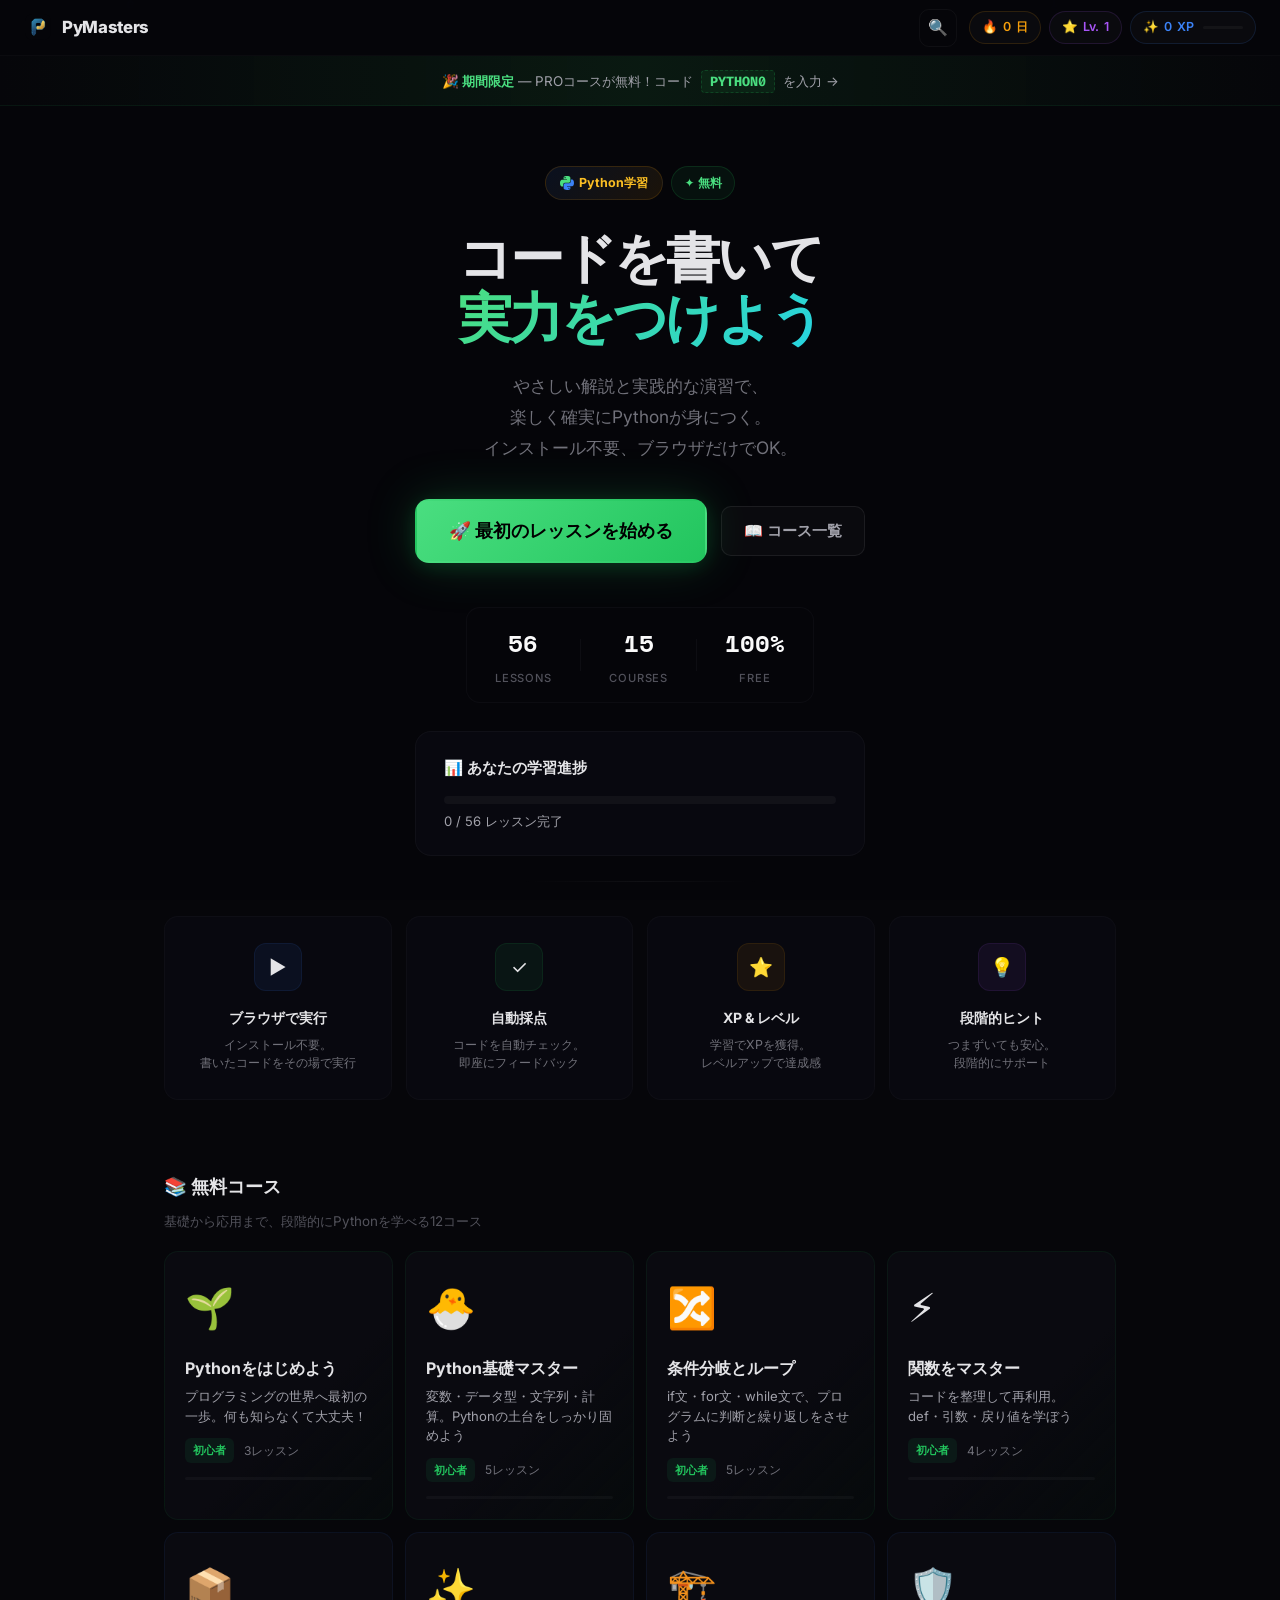
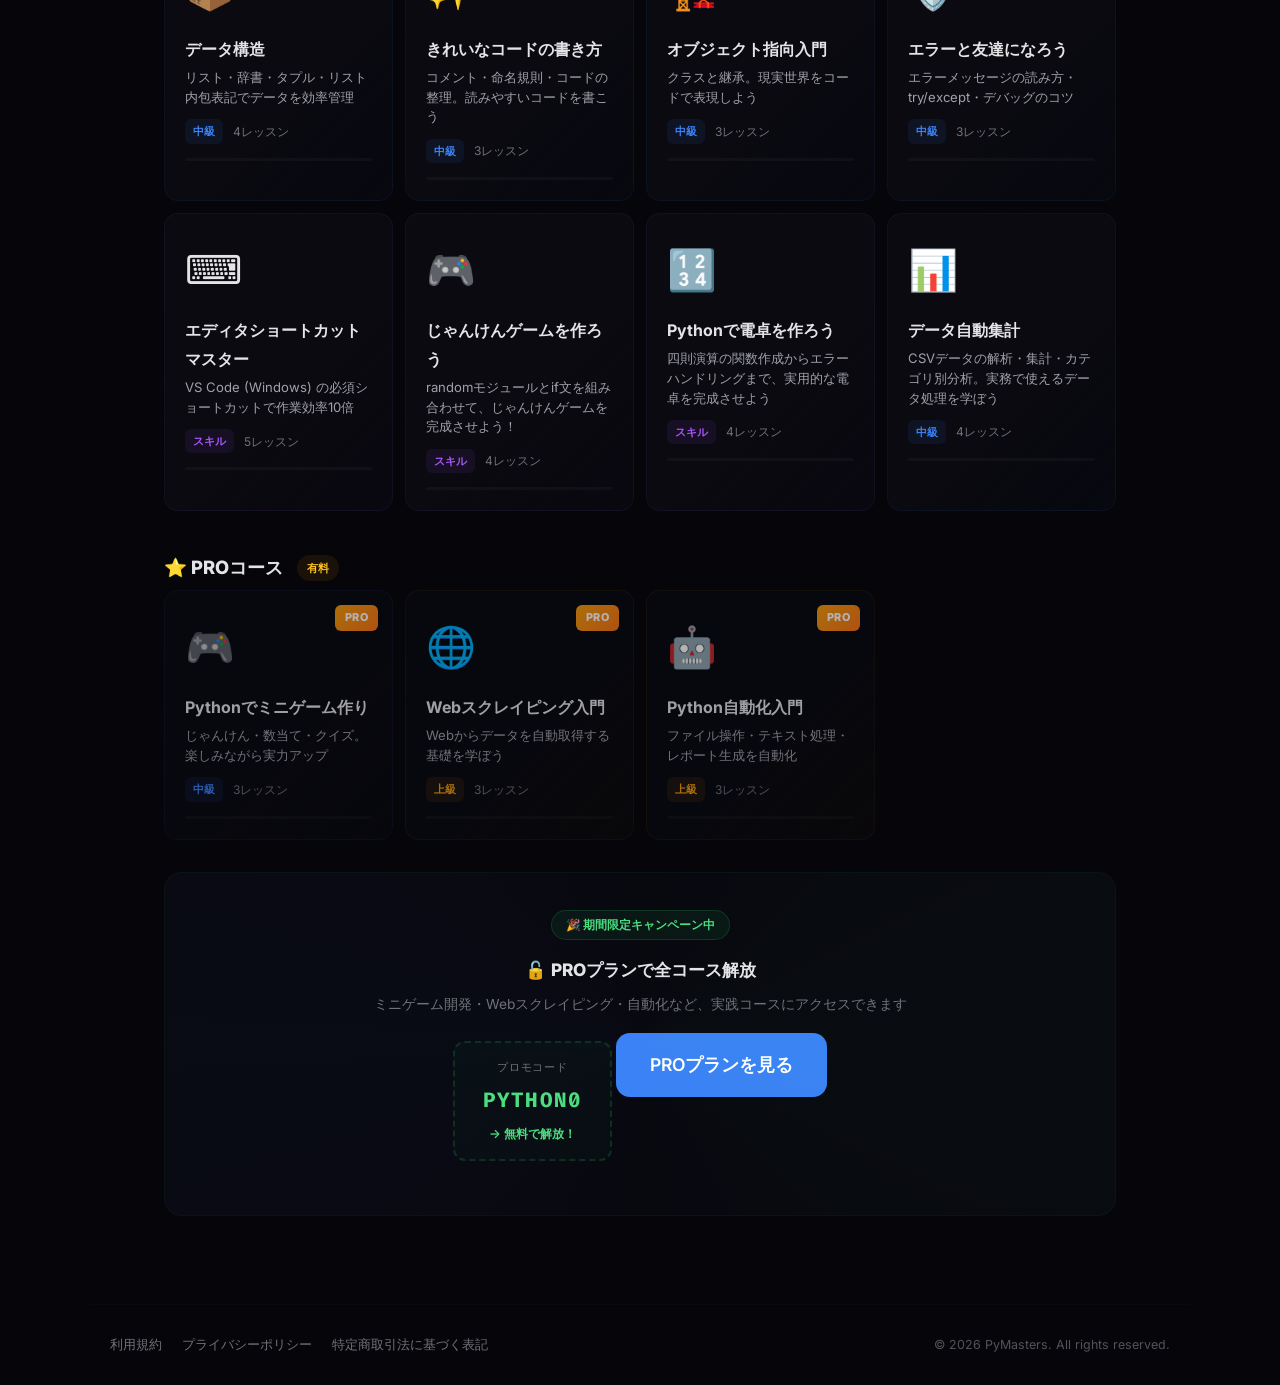
<file: index.html>
﻿<!DOCTYPE html>
<html lang="ja">
<head>
<meta charset="UTF-8">
<link rel="icon" type="image/x-icon" href="favicon.ico">
<link rel="icon" type="image/png" sizes="32x32" href="favicon-32x32.png">
<link rel="icon" type="image/png" sizes="16x16" href="favicon-16x16.png">
<link rel="apple-touch-icon" sizes="180x180" href="apple-touch-icon.png">
<link rel="manifest" href="manifest.json">
<meta name="theme-color" content="#06060a">
<meta name="apple-mobile-web-app-capable" content="yes">
<meta name="apple-mobile-web-app-status-bar-style" content="black-translucent">
<meta name="apple-mobile-web-app-title" content="PyMasters">
<meta name="viewport" content="width=device-width, initial-scale=1.0">
<title>PyMasters - Python学習プラットフォーム | 無料でPythonをマスター</title>
<meta name="description" content="ブラウザだけでPythonを学べる無料プログラミング学習サイト。コード実行・自動採点・XPシステム搭載。初心者から上級者まで。">
<meta name="keywords" content="Python,プログラミング,学習,無料,初心者,コーディング,プログラミング教育">
<meta property="og:title" content="PyMasters - Python学習プラットフォーム">
<meta property="og:description" content="ブラウザだけでPythonを学べる無料プログラミング学習サイト">
<meta property="og:type" content="website">
<meta property="og:image" content="https://pymasters.dev/ogp.png">
<meta property="og:image:width" content="1200">
<meta property="og:image:height" content="630">
<meta name="twitter:card" content="summary_large_image">
<meta name="twitter:title" content="PyMasters - Python学習プラットフォーム">
<meta name="twitter:description" content="ブラウザだけでPythonを学べる無料プログラミング学習サイト">
<meta name="twitter:image" content="https://pymasters.dev/ogp.png">
<!-- Google tag (gtag.js) -->
<script async src="https://www.googletagmanager.com/gtag/js?id=G-TF5LHTEM7G"></script>
<script>
  window.dataLayer = window.dataLayer || [];
  function gtag(){dataLayer.push(arguments);}
  gtag('js', new Date());
  gtag('config', 'G-TF5LHTEM7G');
</script>
<!-- Google AdSense: 自分のIDに置き換えてください -->
<!-- <script async src="https://pagead2.googlesyndication.com/pagead/js/adsbygoogle.js?client=ca-pub-XXXXXXXXXXXXXXXX" crossorigin="anonymous"></script> -->
<!-- Pyodide: lazy loaded when entering lesson page -->
<!-- Google Fonts: Fira Code for editor -->
<link rel="preconnect" href="https://fonts.googleapis.com">
<link rel="preconnect" href="https://fonts.gstatic.com" crossorigin>
<link href="https://fonts.googleapis.com/css2?family=Fira+Code:wght@400;600&family=Inter:wght@400;500;600;700;800;900&family=Space+Mono:wght@400;700&display=swap" rel="stylesheet">
<link rel="stylesheet" href="style.css">
</head>
<body>

<!-- Matrix Code Rain Background -->
<canvas id="matrixCanvas"></canvas>

<!-- Pyodide Loading (shown in editor area, not full page) -->

<!-- ===== HEADER ===== -->
<header class="hdr">
  <div class="logo" onclick="nav('home')">
    <img class="logo-icon" src="icon-192x192.png" alt="PyMasters">
    <h1>PyMasters</h1>
  </div>
  <div class="hdr-right">
    <button class="search-btn" onclick="openSearch()" title="用語検索">🔍</button>
    <div class="hdr-stats">
      <div class="badge st-c"><span>🔥</span><span id="stN">0</span>日</div>
      <div class="badge lv-c"><span>⭐</span>Lv.<span id="lvN">1</span></div>
      <div class="badge xp-c"><span>✨</span><span id="xpN">0</span>XP
        <div class="xpbar-m"><div class="xpbar-f" id="xpF" style="width:0%"></div></div>
      </div>
    </div>
  </div>
</header>

<!-- ===== PROMO STRIP ===== -->
<div class="promo-strip" id="promoStrip">
  <span class="promo-strip-text">
    <strong>🎉 期間限定</strong> — PROコースが無料！コード <span class="promo-code-inline">PYTHON0</span> を入力 →
  </span>
</div>

<!-- ===== SEARCH MODAL (用語検索) ===== -->
<div class="modal-overlay" id="searchModal">
  <div class="search-modal">
    <div class="search-modal-header">
      <input type="text" id="searchInput" placeholder="用語を検索... 例: 変数、リスト、for文" oninput="doSearch(this.value)" autocomplete="off">
      <button class="close-btn" onclick="closeSearch()">✕</button>
    </div>
    <div class="search-results" id="searchResults">
      <div class="search-placeholder">🔍 プログラミング用語を検索してみよう</div>
    </div>
  </div>
</div>

<!-- ===== GLOSSARY POPUP (用語ポップアップ) ===== -->
<div class="glossary-popup" id="glossaryPopup">
  <div class="glossary-popup-header">
    <span class="glossary-popup-title" id="gpTitle"></span>
    <button class="close-btn-sm" onclick="closeGlossary()">✕</button>
  </div>
  <div class="glossary-popup-short" id="gpShort"></div>
  <div class="glossary-popup-detail" id="gpDetail"></div>
  <div class="glossary-popup-example" id="gpExample" style="display:none">
    <div class="gp-ex-label">コード例:</div>
    <pre class="gp-ex-code" id="gpExCode"></pre>
  </div>
  <div class="glossary-popup-related" id="gpRelated"></div>
</div>

<!-- ===== HOME PAGE ===== -->
<div class="pg on" id="pg-home">
  <div class="hero">
    <!-- Floating code fragments -->
    <div class="float-code fc-1">def fibonacci(n):</div>
    <div class="float-code fc-2">for i in range(10):</div>
    <div class="float-code fc-3">print("Hello, World!")</div>
    <div class="float-code fc-4">if __name__ == "__main__":</div>
    <div class="float-code fc-5">import numpy as np</div>

    <div class="hero-content">
      <div class="hero-tag">
        <span class="hero-tag-python">
          <svg viewBox="0 0 256 255" width="14" height="14" xmlns="http://www.w3.org/2000/svg" preserveAspectRatio="xMidYMid"><path d="M126.916.072c-64.832 0-60.784 28.115-60.784 28.115l.072 29.128h61.868v8.745H41.631S.145 61.355.145 126.77c0 65.417 36.21 63.097 36.21 63.097h21.61v-30.356s-1.165-36.21 35.632-36.21h61.362s34.475.557 34.475-33.319V33.97S194.67.072 126.916.072zM92.802 19.66a11.12 11.12 0 0 1 11.13 11.13 11.12 11.12 0 0 1-11.13 11.13 11.12 11.12 0 0 1-11.13-11.13 11.12 11.12 0 0 1 11.13-11.13z" fill="#4ade80"/><path d="M128.757 254.126c64.832 0 60.784-28.115 60.784-28.115l-.072-29.127H127.6v-8.745h86.441s41.486 4.705 41.486-60.712c0-65.416-36.21-63.096-36.21-63.096h-21.61v30.355s1.165 36.21-35.632 36.21h-61.362s-34.475-.557-34.475 33.32v56.013s-5.235 33.897 62.518 33.897zm34.114-19.586a11.12 11.12 0 0 1-11.13-11.13 11.12 11.12 0 0 1 11.13-11.131 11.12 11.12 0 0 1 11.13 11.13 11.12 11.12 0 0 1-11.13 11.13z" fill="#3b82f6"/></svg>
          Python学習
        </span>
        <span class="hero-tag-free">✦ 無料</span>
      </div>
      <h2>コードを書いて<br><em>実力をつけよう</em></h2>
      <p>やさしい解説と実践的な演習で、<br>楽しく確実にPythonが身につく。<br>インストール不要、ブラウザだけでOK。</p>
      <div class="hero-cta-group">
        <button class="btn btn-p btn-l hero-cta-main" id="heroCTA" onclick="heroCTAClick()">🚀 学習を始める</button>
        <button class="btn btn-o hero-cta-sub" onclick="document.getElementById('csec').scrollIntoView({behavior:'smooth'})">📖 コース一覧</button>
      </div>
      <div class="hero-stats">
        <div class="hero-stat"><span class="hero-stat-num" data-target="56">0</span><span class="hero-stat-label">Lessons</span></div>
        <div class="hero-stat-sep"></div>
        <div class="hero-stat"><span class="hero-stat-num" data-target="15">0</span><span class="hero-stat-label">Courses</span></div>
        <div class="hero-stat-sep"></div>
        <div class="hero-stat"><span class="hero-stat-num" data-target="100" data-suffix="%">0%</span><span class="hero-stat-label">Free</span></div>
      </div>
      <div class="progress-card">
        <h3>📊 あなたの学習進捗</h3>
        <div class="pbar"><div class="pbar-f" id="oP" style="width:0%"></div></div>
        <div class="ptxt" id="oPT">0 / 0 レッスン完了</div>
      </div>
      <div class="next-recommend" id="nextRecommend" style="display:none"></div>
    </div>
  </div>

  <!-- Features Section -->
  <div class="features-sec">
    <div class="feature-card"><div class="feature-icon fi-blue">▶</div><h4>ブラウザで実行</h4><p>インストール不要。<br>書いたコードをその場で実行</p></div>
    <div class="feature-card"><div class="feature-icon fi-green">✓</div><h4>自動採点</h4><p>コードを自動チェック。<br>即座にフィードバック</p></div>
    <div class="feature-card"><div class="feature-icon fi-amber">⭐</div><h4>XP & レベル</h4><p>学習でXPを獲得。<br>レベルアップで達成感</p></div>
    <div class="feature-card"><div class="feature-icon fi-purple">💡</div><h4>段階的ヒント</h4><p>つまずいても安心。<br>段階的にサポート</p></div>
  </div>

  <div class="ad-slot" style="display:none"><p>広告エリア（AdSense配置位置）</p></div>

  <div class="courses-sec" id="csec">
    <h3>📚 無料コース</h3>
    <p class="courses-sub">基礎から応用まで、段階的にPythonを学べる12コース</p>
    <div class="course-grid" id="cg"></div>

    <h3 style="margin-top:40px">⭐ PROコース <span class="pro-label">有料</span></h3>
    <div class="course-grid" id="cg-pro"></div>
    <div class="premium-banner">
      <div class="promo-badge-banner">🎉 期間限定キャンペーン中</div>
      <h4>🔓 PROプランで全コース解放</h4>
      <p>ミニゲーム開発・Webスクレイピング・自動化など、実践コースにアクセスできます</p>
      <div class="promo-code-box">
        <div class="promo-code-label">プロモコード</div>
        <div class="promo-code-value">PYTHON0</div>
        <div class="promo-code-desc">→ 無料で解放！</div>
      </div>
      <button class="btn btn-p btn-l" onclick="openGumroad()">PROプランを見る</button>
    </div>
  </div>

  <div class="ad-slot" style="display:none"><p>広告エリア（AdSense配置位置）</p></div>

  <footer class="ftr">
    <div class="ftr-links">
      <a href="#" onclick="nav('terms');return false">利用規約</a>
      <a href="#" onclick="nav('privacy');return false">プライバシーポリシー</a>
      <a href="#" onclick="nav('law');return false">特定商取引法に基づく表記</a>
    </div>
    <small>&copy; 2026 PyMasters. All rights reserved.</small>
  </footer>
</div>

<!-- ===== COURSE DETAIL PAGE ===== -->
<div class="pg" id="pg-course">
  <div class="course-detail">
    <div class="back-link" onclick="nav('home')">← コース一覧に戻る</div>
    <div id="cdH"></div>
    <div class="lesson-list" id="lL"></div>
  </div>
</div>

<!-- ===== LESSON PAGE ===== -->
<div class="pg" id="pg-lesson">
  <div class="lesson-page">
    <div class="lesson-content" id="lcEl"></div>
    <div class="editor-panel" id="editorPanel">
      <!-- Pyodide loading overlay (shown over editor only) -->
      <div class="pyodide-loading" id="pyodideLoading" style="display:none">
        <div class="pyodide-loading-inner">
          <div class="pyodide-spinner"></div>
          <div class="pyodide-loading-text">🐍 Python環境を準備中…</div>
          <div class="pyodide-progress-bar"><div class="pyodide-progress-fill" id="pyodideProgressFill"></div></div>
          <div class="pyodide-progress-text" id="pyodideProgressText">0%</div>
          <div class="pyodide-cache-note">初回は少し時間がかかりますが、2回目以降はキャッシュで高速です</div>
        </div>
      </div>
      <div class="ep-header">
        <div class="ep-file-tab">
          <div class="ep-tab active">🐍 lesson.py</div>
        </div>
        <div class="ep-actions">
          <button class="btn btn-s" onclick="rstCode()">↺ リセット</button>
          <button class="btn btn-p" onclick="runCode()">▶ 実行</button>
          <button class="btn btn-g" onclick="chkAns()">✓ 答え合わせ</button>
        </div>
      </div>
      <div class="exercise-inst" id="eiEl"></div>
      <div class="editor-wrapper">
        <div class="editor-highlight-layer" id="edHL" aria-hidden="true"></div>
        <div class="editor-line-numbers" id="edLN" aria-hidden="true"></div>
        <textarea class="code-editor" id="edEl" spellcheck="false"></textarea>
      </div>
      <div class="editor-status editor-status-pc">
        <span>Enter: 実行</span>
        <span>Shift+Enter: 改行</span>
        <span>Ctrl+/: コメント</span>
        <span>Alt+↑↓: 行移動</span>
      </div>
      <div class="hint-toggle" id="htEl" onclick="togHint()">💡 ヒントを見る</div>
      <div class="hint-panel" id="hpEl" style="display:none"></div>
      <div class="output-panel">
        <div class="output-header">出力</div>
        <div class="output-content" id="opEl">ここに実行結果が表示されます</div>
      </div>
      <div class="lesson-nav">
        <button class="btn btn-o" id="pvBtn" onclick="pvL()">← 前へ</button>
        <button class="btn btn-o" id="showAnsBtn" onclick="showAnswer()" style="display:none">👁 答えを見る</button>
        <button class="btn btn-o" id="nxBtn" onclick="nxL()">次へ →</button>
      </div>
      <div class="lesson-nav-sub">
        <a href="#" onclick="openCourse(cCrs.id);return false">📚 コース一覧に戻る</a>
      </div>
    </div>
  </div>
</div>

<!-- ===== LEGAL PAGES ===== -->
<div class="pg" id="pg-terms">
  <div class="legal-page">
    <div class="back-link" onclick="nav('home')">← トップに戻る</div>
    <h2>利用規約</h2>
    <p>最終更新日: 2026年2月</p>
    <h3>第1条（適用）</h3><p>本規約は、PyMasters（以下「本サービス」）の利用条件を定めるものです。ユーザーは本規約に同意の上、本サービスを利用するものとします。</p>
    <h3>第2条（サービス内容）</h3><p>本サービスは、プログラミング学習のための教育コンテンツを提供するWebサービスです。コンテンツは無料プランと有料プラン（PROプラン）があります。</p>
    <h3>第3条（禁止事項）</h3><ul><li>本サービスのコンテンツの無断転載・複製・販売</li><li>サービスの逆コンパイル・リバースエンジニアリング</li><li>不正アクセスやサーバーへの過度な負荷</li><li>他のユーザーへの迷惑行為</li></ul>
    <h3>第4条（知的財産権）</h3><p>本サービスに含まれるすべてのコンテンツの著作権は運営者に帰属します。</p>
    <h3>第5条（免責事項）</h3><p>本サービスは教育目的で提供されており、内容の正確性や完全性を保証するものではありません。</p>
    <h3>第6条（有料サービス）</h3><p>PROプランの決済はGumroad社を通じて行われます。解約はいつでも可能です。返金はGumroad社の規定に従います。</p>
    <h3>第7条（規約の変更）</h3><p>運営者は本規約を変更できるものとし、変更後の規約は本ページにて公表した時点で効力を生じます。</p>
  </div>
</div>
<div class="pg" id="pg-privacy">
  <div class="legal-page">
    <div class="back-link" onclick="nav('home')">← トップに戻る</div>
    <h2>プライバシーポリシー</h2>
    <p>最終更新日: 2026年2月</p>
    <h3>1. 収集する情報</h3><ul><li><strong>学習進捗データ</strong>: ブラウザのlocalStorageに保存（サーバー送信なし）</li><li><strong>アクセス解析</strong>: Google Analytics等で匿名情報を収集する場合があります</li><li><strong>広告</strong>: Google AdSenseがCookieを使用します</li></ul>
    <h3>2. 利用目的</h3><ul><li>サービスの改善・運営</li><li>広告の配信・最適化</li></ul>
    <h3>3. 第三者提供</h3><p>個人を特定できる情報を第三者に提供することはありません。</p>
    <h3>4. Cookie</h3><p>本サービスではCookieを使用します。無効化も可能ですが一部機能が制限されます。</p>
  </div>
</div>
<div class="pg" id="pg-law">
  <div class="legal-page">
    <div class="back-link" onclick="nav('home')">← トップに戻る</div>
    <h2>特定商取引法に基づく表記</h2>
    <table class="law-table">
      <tr><td class="law-th">販売業者</td><td>坂本 大就</td></tr>
      <tr><td class="law-th">運営責任者</td><td>坂本 大就</td></tr>
      <tr><td class="law-th">所在地</td><td>請求があった場合に遅滞なく開示します</td></tr>
      <tr><td class="law-th">連絡先</td><td>daijyu150m@gmail.com</td></tr>
      <tr><td class="law-th">販売価格</td><td>各サービスページに表示する価格（税込）</td></tr>
      <tr><td class="law-th">支払方法</td><td>クレジットカード（Gumroad経由）</td></tr>
      <tr><td class="law-th">引渡し時期</td><td>決済完了後、即時利用可能</td></tr>
      <tr><td class="law-th">返品・キャンセル</td><td>デジタルコンテンツの性質上、原則返金不可。解約はいつでも可能。</td></tr>
    </table>
  </div>
</div>

<!-- ===== MODALS ===== -->
<!-- Success -->
<div class="modal-overlay" id="okMo">
  <div class="modal success-modal">
    <div class="confetti" id="confetti"></div>
    <div class="modal-icon">🎉</div>
    <h3>正解！すばらしい！</h3>
    <p id="okMsg">完璧です！</p>
    <div class="xp-gain" id="xpGT">+50 XP</div>
    <button class="btn btn-p btn-l" onclick="clsMoNx()">次のレッスンへ →</button>
    <div style="margin-top:8px"><a href="#" class="modal-sub-link" onclick="clsMoBack();return false">📚 コース一覧に戻る</a></div>
  </div>
</div>

<!-- Course Clear -->
<div class="modal-overlay" id="clearMo">
  <div class="modal clear-modal">
    <div class="modal-icon big-icon">🏅</div>
    <h3 id="clearTitle">コースクリア！</h3>
    <p id="clearMsg">おめでとうございます！</p>
    <div class="clear-praise" id="clearPraise"></div>
    <button class="btn btn-p btn-l" id="nextCourseBtn" onclick="goNextCourse()" style="display:none">🚀 次のおすすめコースへ</button>
    <button class="btn btn-o btn-l" onclick="clsClear()" style="margin-top:10px">🏠 ホームに戻る</button>
  </div>
</div>

<!-- Level Up -->
<div class="modal-overlay" id="luO" onclick="clsLU()">
  <div class="levelup-content">
    <div class="modal-icon huge-icon">🏆</div>
    <h2 class="levelup-title">LEVEL UP!</h2>
    <p>レベル <span id="nLv">2</span> 達成！</p>
  </div>
</div>

<!-- Premium Preview -->
<div class="modal-overlay" id="premiumMo">
  <div class="modal premium-modal">
    <div class="premium-preview-content" id="premiumPreview"></div>
    <div class="premium-blur-overlay">
      <div class="premium-cta">
        <h3>🔒 この先はPROプラン限定</h3>
        <p>全ての応用コースにアクセスできます</p>
        <button class="btn btn-p btn-l" onclick="openGumroad();closePremium()">PROプランを見る</button>
        <button class="btn btn-o" onclick="closePremium()" style="margin-top:8px">閉じる</button>
      </div>
    </div>
  </div>
</div>

<script>
// ── Matrix Code Rain ──
(function(){
const canvas=document.getElementById('matrixCanvas');
if(!canvas)return;
const ctx=canvas.getContext('2d');
function resize(){canvas.width=window.innerWidth;canvas.height=window.innerHeight}
resize();
const kw=['def','class','import','from','return','yield','if','elif','else','for','while','try','except','with','lambda','print','range','len','list','dict','True','False','None','self','append','map','filter','zip','int','str','float','async','await','>>>','#','==','!=','<=','**','->',':','numpy','pandas','flask','json','os'];
const fs=14;
let cols,drops,speeds,words,ci;
function init(){
  cols=Math.floor(canvas.width/fs);
  drops=Array(cols).fill(0).map(()=>Math.random()*-80);
  speeds=Array(cols).fill(0).map(()=>0.15+Math.random()*0.55);
  words=Array(cols).fill('').map(()=>kw[Math.floor(Math.random()*kw.length)]);
  ci=Array(cols).fill(0);
}
init();
window.addEventListener('resize',()=>{resize();init()});
const mc=['#22c55e','#4ade80','#3b82f6','#60a5fa','#f59e0b','#a855f7','#22d3ee'];
let matrixRunning=true;
function draw(){
  if(!matrixRunning)return;
  ctx.fillStyle='rgba(6,6,10,0.12)';
  ctx.fillRect(0,0,canvas.width,canvas.height);
  ctx.font=fs+'px "Fira Code",monospace';
  for(let i=0;i<cols;i++){
    const w=words[i],ch=w[ci[i]%w.length],x=i*fs,y=drops[i]*fs,c=mc[i%mc.length];
    ctx.fillStyle=c;ctx.globalAlpha=0.45;ctx.fillText(ch,x,y);
    if(ci[i]>0){ctx.globalAlpha=0.06;ctx.fillText(w[(ci[i]-1)%w.length],x,(drops[i]-1)*fs)}
    ctx.globalAlpha=1;ci[i]++;drops[i]+=speeds[i];
    if(drops[i]*fs>canvas.height&&Math.random()>0.975){drops[i]=0;ci[i]=0;words[i]=kw[Math.floor(Math.random()*kw.length)]}
  }
  requestAnimationFrame(draw);
}
draw();
// Matrix + promo only on home page
const promoStrip=document.getElementById('promoStrip');
new MutationObserver(()=>{
  const onHome=document.getElementById('pg-home')?.classList.contains('on');
  if(promoStrip)promoStrip.style.display=onHome?'block':'none';
  if(onHome&&!matrixRunning){matrixRunning=true;canvas.style.opacity='.18';draw()}
  else if(!onHome&&matrixRunning){
    matrixRunning=false;
    canvas.style.opacity='0';
    setTimeout(()=>{if(!matrixRunning){ctx.clearRect(0,0,canvas.width,canvas.height)}},600);
  }
}).observe(document.body,{subtree:true,attributes:true,attributeFilter:['class']});
// ── Count Up ──
function countUp(){
  document.querySelectorAll('.hero-stat-num[data-target]').forEach(el=>{
    const t=+el.dataset.target,s=el.dataset.suffix||'',dur=1200,st=performance.now();
    function tick(now){const p=Math.min((now-st)/dur,1),e=1-Math.pow(1-p,3);el.textContent=Math.round(t*e)+s;if(p<1)requestAnimationFrame(tick)}
    requestAnimationFrame(tick);
  });
}
setTimeout(countUp,600);
})();
</script>
<script src="glossary.js"></script>
<script src="courses.js"></script>
<script src="app.js"></script>
<script>if('serviceWorker' in navigator)navigator.serviceWorker.register('sw.js')</script>
</body>
</html>
</file>
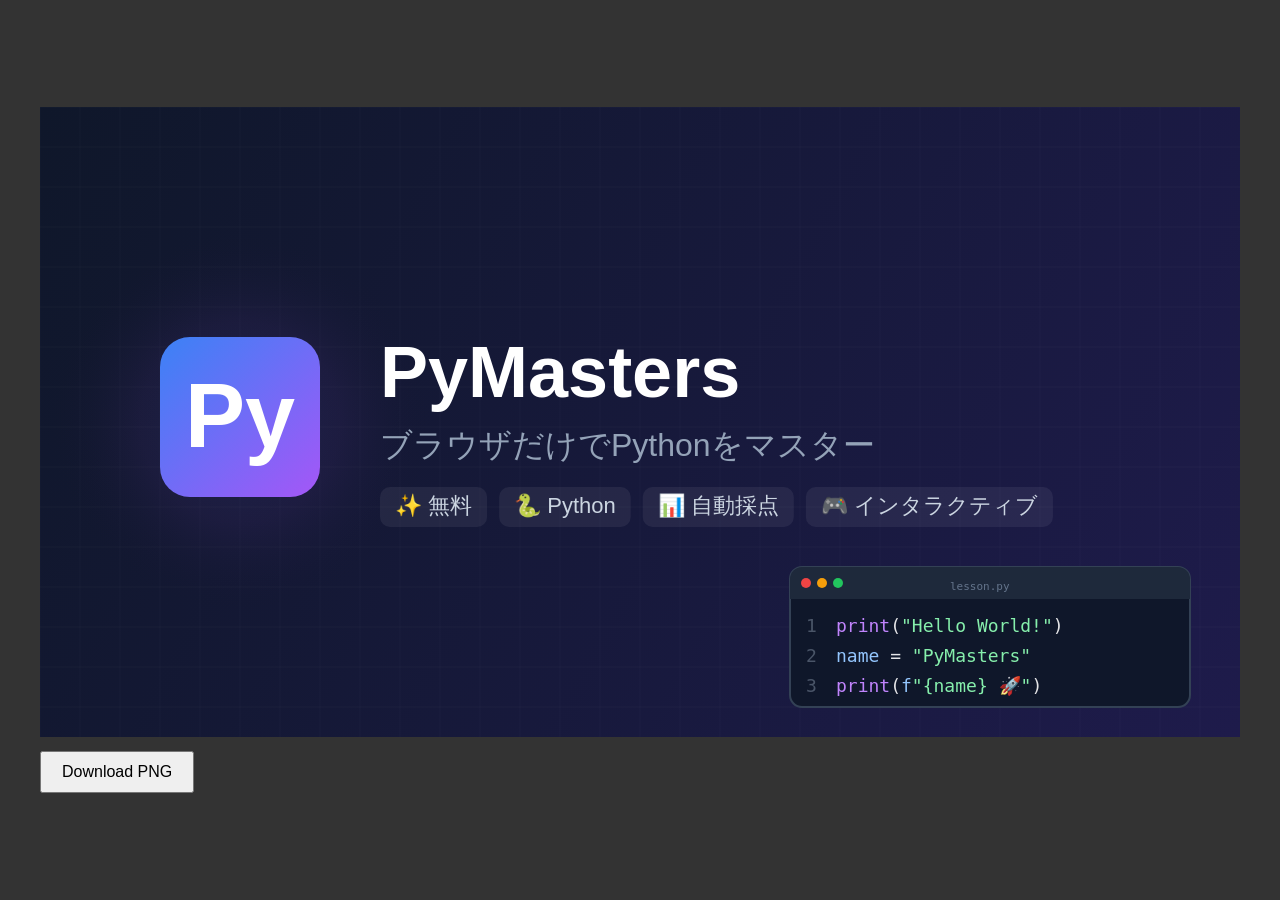
<file: generate-ogp.html>
<!DOCTYPE html>
<html lang="ja">
<head>
<meta charset="UTF-8">
<title>OGP Image Generator</title>
</head>
<body style="background:#333;display:flex;align-items:center;justify-content:center;min-height:100vh;margin:0">
<div>
  <canvas id="c" width="1200" height="630"></canvas>
  <br>
  <button onclick="download()" style="margin-top:10px;padding:10px 20px;font-size:16px;cursor:pointer">Download PNG</button>
</div>
<script>
const c = document.getElementById('c');
const ctx = c.getContext('2d');

// Background
const bg = ctx.createLinearGradient(0, 0, 1200, 630);
bg.addColorStop(0, '#0f172a');
bg.addColorStop(1, '#1e1b4b');
ctx.fillStyle = bg;
ctx.fillRect(0, 0, 1200, 630);

// Subtle grid pattern
ctx.strokeStyle = '#ffffff06';
ctx.lineWidth = 1;
for (let x = 0; x < 1200; x += 40) {
  ctx.beginPath(); ctx.moveTo(x, 0); ctx.lineTo(x, 630); ctx.stroke();
}
for (let y = 0; y < 630; y += 40) {
  ctx.beginPath(); ctx.moveTo(0, y); ctx.lineTo(1200, y); ctx.stroke();
}

// Glow effect behind logo
const glow = ctx.createRadialGradient(200, 315, 0, 200, 315, 200);
glow.addColorStop(0, '#3b82f620');
glow.addColorStop(0.5, '#a855f710');
glow.addColorStop(1, 'transparent');
ctx.fillStyle = glow;
ctx.fillRect(0, 115, 400, 400);

// Logo "Py" box
const logoGrad = ctx.createLinearGradient(120, 230, 280, 400);
logoGrad.addColorStop(0, '#3b82f6');
logoGrad.addColorStop(1, '#a855f7');
ctx.beginPath();
ctx.roundRect(120, 230, 160, 160, 30);
ctx.fillStyle = logoGrad;
ctx.fill();

ctx.font = 'bold 90px "Segoe UI", sans-serif';
ctx.fillStyle = '#ffffff';
ctx.textAlign = 'center';
ctx.textBaseline = 'middle';
ctx.fillText('Py', 200, 315);

// Title "PyMasters"
ctx.font = 'bold 72px "Segoe UI", sans-serif';
ctx.fillStyle = '#ffffff';
ctx.textAlign = 'left';
ctx.textBaseline = 'middle';
ctx.fillText('PyMasters', 340, 270);

// Subtitle
ctx.font = '32px "Segoe UI", sans-serif';
ctx.fillStyle = '#94a3b8';
ctx.fillText('ブラウザだけでPythonをマスター', 340, 340);

// Feature badges
const badges = ['✨ 無料', '🐍 Python', '📊 自動採点', '🎮 インタラクティブ'];
let bx = 340;
ctx.font = '22px "Segoe UI", sans-serif';
badges.forEach(badge => {
  const w = ctx.measureText(badge).width + 30;
  ctx.fillStyle = '#ffffff10';
  ctx.beginPath();
  ctx.roundRect(bx, 380, w, 40, 10);
  ctx.fill();
  ctx.fillStyle = '#cbd5e1';
  ctx.textBaseline = 'middle';
  ctx.fillText(badge, bx + 15, 400);
  bx += w + 12;
});

// Code snippet decoration (bottom right)
const codeX = 750, codeY = 460;
ctx.fillStyle = '#0f172a';
ctx.strokeStyle = '#334155';
ctx.lineWidth = 2;
ctx.beginPath();
ctx.roundRect(codeX, codeY, 400, 140, 12);
ctx.fill();
ctx.stroke();

// Code header bar
ctx.fillStyle = '#1e293b';
ctx.beginPath();
ctx.roundRect(codeX, codeY, 400, 32, [12, 12, 0, 0]);
ctx.fill();

// Dots
[['#ef4444', 0], ['#f59e0b', 16], ['#22c55e', 32]].forEach(([color, offset]) => {
  ctx.beginPath();
  ctx.arc(codeX + 16 + offset, codeY + 16, 5, 0, Math.PI * 2);
  ctx.fillStyle = color;
  ctx.fill();
});

ctx.font = '11px monospace';
ctx.fillStyle = '#64748b';
ctx.textAlign = 'left';
ctx.fillText('lesson.py', codeX + 160, codeY + 20);

// Code lines
ctx.font = '18px "Cascadia Code", monospace';
const lines = [
  { parts: [['#c084fc', 'print'], ['#e4e4e7', '('], ['#86efac', '"Hello World!"'], ['#e4e4e7', ')']] },
  { parts: [['#93c5fd', 'name'], ['#e4e4e7', ' = '], ['#86efac', '"PyMasters"']] },
  { parts: [['#c084fc', 'print'], ['#e4e4e7', '('], ['#93c5fd', 'f'], ['#86efac', '"{name} 🚀"'], ['#e4e4e7', ')']] },
];
lines.forEach((line, i) => {
  let lx = codeX + 16;
  ctx.fillStyle = '#4a5568';
  ctx.fillText((i + 1) + '', lx, codeY + 60 + i * 30);
  lx += 30;
  line.parts.forEach(([color, text]) => {
    ctx.fillStyle = color;
    ctx.fillText(text, lx, codeY + 60 + i * 30);
    lx += ctx.measureText(text).width;
  });
});

function download() {
  const a = document.createElement('a');
  a.download = 'ogp.png';
  a.href = c.toDataURL('image/png');
  a.click();
}
</script>
</body>
</html>
</file>
<file: style.css>
/* ============================================================
   PyMasters v3 - Complete Style Sheet
   Dark theme, modern, beginner-friendly
   Matches index.html + app.js class names
   ============================================================ */

/* ── 0. RESET & BASE ──────────────────────────────────────── */
*,*::before,*::after{box-sizing:border-box;margin:0;padding:0}
html{scroll-behavior:smooth;-webkit-text-size-adjust:100%}
body{
  font-family:'Inter',"Segoe UI","Hiragino Sans","Noto Sans JP",system-ui,sans-serif;
  background:#06060a;
  color:#e4e4e7;
  line-height:1.8;
  font-size:16px;
  min-height:100dvh;
  overflow-x:hidden;
  -webkit-font-smoothing:antialiased;
}
a{color:#60a5fa;text-decoration:none;transition:color .2s}

/* ── Matrix Canvas ── */
#matrixCanvas{
  position:fixed;top:0;left:0;width:100%;height:100%;
  z-index:0;opacity:.18;pointer-events:none;
  transition:opacity .5s ease;
}
a:hover{color:#93bbfd}
img{max-width:100%;display:block}
ul,ol{list-style:none}
button,input,textarea,select{font:inherit;color:inherit;border:none;outline:none;background:none}
button{cursor:pointer}

/* ── 1. BUTTONS ──────────────────────────────────────────── */
.btn{
  display:inline-flex;align-items:center;justify-content:center;gap:8px;
  padding:10px 22px;border-radius:10px;font-weight:600;font-size:.95rem;
  transition:all .2s ease;white-space:nowrap;
  border:2px solid transparent;
}
.btn:active{transform:scale(.97)}
.btn:disabled{opacity:.45;pointer-events:none}

.btn-p{background:#3b82f6;color:#fff}
.btn-p:hover{background:#2563eb;box-shadow:0 4px 20px #3b82f640}

.btn-g{background:#22c55e;color:#fff}
.btn-g:hover{background:#16a34a;box-shadow:0 4px 20px #22c55e40}

.btn-s{background:#ffffff0a;color:#e4e4e7}
.btn-s:hover{background:#3f3f46}

.btn-o{background:transparent;border-color:#3f3f46;color:#e4e4e7}
.btn-o:hover{border-color:#60a5fa;color:#60a5fa;background:#3b82f610}

.btn-l{padding:14px 32px;font-size:1.1rem;border-radius:14px}
.btn-xs{padding:5px 12px;font-size:.78rem;border-radius:8px}

/* ── 2. PYODIDE LOADING (in-editor overlay) ──────────────── */
.pyodide-loading{
  position:absolute;inset:0;z-index:50;
  background:#0c0c0ef0;
  display:flex;align-items:center;justify-content:center;
  flex-direction:column;
}
.pyodide-loading-inner{
  text-align:center;
  padding:32px;
}
.pyodide-spinner{
  width:40px;height:40px;
  border:3px solid #ffffff08;
  border-top-color:#3b82f6;
  border-radius:50%;
  animation:spin .8s linear infinite;
  margin:0 auto 16px;
}
@keyframes spin{to{transform:rotate(360deg)}}
.pyodide-loading-text{
  color:#a1a1aa;font-size:.95rem;margin-bottom:12px;
}
.pyodide-progress-bar{
  width:200px;height:6px;border-radius:6px;
  background:#ffffff0a;overflow:hidden;
  margin:0 auto 8px;
}
.pyodide-progress-fill{
  height:100%;border-radius:6px;
  background:linear-gradient(90deg,#3b82f6,#06b6d4);
  transition:width .3s ease;
  width:0%;
}
.pyodide-progress-text{
  font-size:.82rem;color:#3b82f6;font-weight:700;
}
.pyodide-cache-note{
  font-size:.72rem;color:#52525b;margin-top:8px;
}

/* ── 3. HEADER ───────────────────────────────────────────── */
.hdr{
  position:sticky;top:0;z-index:900;
  background:#06060ae8;
  backdrop-filter:blur(20px);-webkit-backdrop-filter:blur(20px);
  border-bottom:1px solid #ffffff06;
  padding:0 24px;height:56px;
  display:flex;align-items:center;justify-content:space-between;
  max-width:100%;
}
.logo{
  display:flex;align-items:center;gap:10px;
  cursor:pointer;
}
.logo-icon{
  width:28px;height:28px;border-radius:6px;
}
.logo h1{
  font-size:1.05rem;font-weight:800;
  letter-spacing:-.02em;
}
.hdr-right{display:flex;align-items:center;gap:12px}
.search-btn{
  width:38px;height:38px;border-radius:10px;
  display:flex;align-items:center;justify-content:center;
  background:none;border:1px solid #ffffff0a;
  transition:all .2s;font-size:1rem;cursor:pointer;
}
.search-btn:hover{border-color:#ffffff15;background:#ffffff08}

.hdr-stats{display:flex;align-items:center;gap:8px}
.badge{
  display:inline-flex;align-items:center;gap:5px;
  padding:4px 12px;border-radius:20px;font-size:.78rem;font-weight:600;
  background:#ffffff06;border:1px solid #ffffff0a;
  position:relative;
}
.xp-c{color:#3b82f6;border-color:#3b82f625}
.lv-c{color:#a855f7;border-color:#a855f725}
.st-c{color:#f59e0b;border-color:#f59e0b25}

.xpbar-m{
  width:40px;height:3px;border-radius:4px;
  background:#ffffff0a;overflow:hidden;
  margin-left:4px;
}
.xpbar-f{
  height:100%;border-radius:4px;
  background:linear-gradient(90deg,#3b82f6,#06b6d4);
  transition:width .6s ease;
}

/* ── PROMO STRIP ── */
.promo-strip{
  position:relative;z-index:2;
  background:linear-gradient(90deg,#06060a,#0f2e1a80,#06060a);
  border-bottom:1px solid #22c55e15;
  padding:10px 24px;text-align:center;
}
.promo-strip-text{font-size:.84rem;color:#a1a1aa}
.promo-strip-text strong{color:#4ade80;font-weight:700}
.promo-code-inline{
  font-family:'Fira Code',monospace;font-weight:700;color:#4ade80;
  background:#22c55e12;padding:2px 8px;border-radius:4px;
  border:1px dashed #22c55e35;margin:0 4px;
}

/* ── 4. PAGES & TRANSITIONS ─────────────────────────────── */
.pg{display:none;opacity:0;position:relative;z-index:1}
.pg.on{display:block;animation:fadeIn .35s ease forwards}
@keyframes fadeIn{from{opacity:0;transform:translateY(8px)}to{opacity:1;transform:translateY(0)}}

/* ── 5. HOME ─────────────────────────────────────────────── */
.hero{
  position:relative;z-index:1;
  display:flex;align-items:center;justify-content:center;
  text-align:center;
  padding:60px 24px 40px;
}
.hero-content{max-width:680px;position:relative}

/* Floating code fragments - hidden, matrix rain serves this role */
.float-code{display:none}

.hero-tag{
  display:inline-flex;align-items:center;gap:8px;
  margin-bottom:28px;animation:fadeUp .5s ease both;
}
.hero-tag-python{
  display:inline-flex;align-items:center;gap:5px;
  padding:5px 14px;border-radius:100px;
  background:linear-gradient(135deg,#3b82f618,#f59e0b18);
  border:1px solid #f59e0b25;
  font-size:.78rem;font-weight:700;color:#fbbf24;
}
.hero-tag-python svg{width:14px;height:14px}
.hero-tag-free{
  padding:5px 12px;border-radius:100px;
  background:#22c55e10;border:1px solid #22c55e25;
  font-size:.75rem;font-weight:700;color:#4ade80;
}

.hero h2{
  font-size:3.4rem;font-weight:900;line-height:1.1;
  letter-spacing:-.05em;margin-bottom:22px;
  animation:fadeUp .5s ease .1s both;
}
.hero em{
  font-style:normal;
  background:linear-gradient(135deg,#4ade80 0%,#22d3ee 60%,#3b82f6 100%);
  background-size:200% auto;
  -webkit-background-clip:text;-webkit-text-fill-color:transparent;
  background-clip:text;
  animation:shimmer 5s ease-in-out infinite;
}
@keyframes shimmer{0%,100%{background-position:0% center}50%{background-position:200% center}}

.hero p{
  color:#71717a;font-size:1.08rem;line-height:1.8;
  margin-bottom:36px;max-width:500px;margin-left:auto;margin-right:auto;
  animation:fadeUp .5s ease .2s both;
}

/* CTA group */
.hero-cta-group{
  display:flex;align-items:center;justify-content:center;gap:14px;
  margin-bottom:44px;animation:fadeUp .5s ease .3s both;
}
.hero-cta-main{
  box-shadow:0 0 50px #22c55e35,0 4px 20px #22c55e25 !important;
  background:linear-gradient(135deg,#4ade80,#22c55e) !important;
  color:#000 !important;font-weight:700 !important;
}
.hero-cta-main:hover{
  box-shadow:0 0 70px #22c55e50,0 8px 30px #22c55e35 !important;
  transform:translateY(-2px);
}
.hero-cta-sub{
  border:1px solid #ffffff12 !important;
  background:#ffffff06 !important;color:#a1a1aa !important;
}
.hero-cta-sub:hover{border-color:#ffffff25 !important;color:#fafafa !important;background:#ffffff0a !important}

/* Hero Stats */
.hero-stats{
  display:inline-flex;align-items:center;gap:0;
  background:#06060acc;
  backdrop-filter:blur(12px);-webkit-backdrop-filter:blur(12px);
  border:1px solid #ffffff08;border-radius:14px;
  padding:14px 0;margin-bottom:28px;
  animation:fadeUp .5s ease .4s both;
}
.hero-stat{display:flex;flex-direction:column;align-items:center;padding:0 28px}
.hero-stat-num{
  font-size:1.5rem;font-weight:900;color:#fafafa;
  font-family:'Space Mono',monospace;font-variant-numeric:tabular-nums;
}
.hero-stat-label{font-size:.7rem;color:#52525b;margin-top:3px;font-weight:500;text-transform:uppercase;letter-spacing:.08em}
.hero-stat-sep{width:1px;height:32px;background:#ffffff0a}

@keyframes fadeUp{from{opacity:0;transform:translateY(16px)}to{opacity:1;transform:translateY(0)}}

/* hero features (legacy - hidden) */
.hero-feats{display:none}
.hf{display:none}
.dot{display:none}

/* next recommend card */
.next-recommend{margin-bottom:16px}
.next-rec-inner{
  display:inline-flex;align-items:center;gap:8px;
  background:#0a0a10e0;border:1px solid #ffffff08;border-radius:12px;
  padding:10px 18px;font-size:.88rem;
  backdrop-filter:blur(6px);
}
.next-rec-label{color:#71717a;font-size:.82rem}
.next-rec-link{color:#60a5fa;font-weight:600;font-size:.88rem}
.next-rec-link:hover{color:#93bbfd}

/* progress card */
.progress-card{
  background:#0a0a10e0;border:1px solid #ffffff08;border-radius:16px;
  padding:22px 28px;max-width:480px;margin:0 auto 20px;
  text-align:left;
  backdrop-filter:blur(6px);-webkit-backdrop-filter:blur(6px);
  animation:fadeUp .5s ease .45s both;
}
.progress-card h3{font-size:.95rem;font-weight:700;margin-bottom:14px;color:#e4e4e7}
.pbar{
  background:#ffffff0a;border-radius:10px;height:8px;overflow:hidden;
  margin-bottom:6px;
}
.pbar-f{
  height:100%;border-radius:10px;
  background:linear-gradient(90deg,#22c55e,#4ade80);
  transition:width .6s ease;
}
.ptxt{font-size:.82rem;color:#a1a1aa}

/* ── FEATURES SECTION ── */
.features-sec{
  position:relative;z-index:2;
  display:grid;grid-template-columns:repeat(4,1fr);gap:14px;
  max-width:1000px;margin:0 auto;padding:0 24px 70px;
}
.features-sec::before{
  content:'';position:absolute;top:-35px;left:50%;width:240px;height:1px;
  transform:translateX(-50%);background:linear-gradient(90deg,transparent,#ffffff0c,transparent);pointer-events:none;
}
.feature-card{
  background:#0a0a10e0;
  backdrop-filter:blur(6px);-webkit-backdrop-filter:blur(6px);
  border:1px solid #ffffff06;border-radius:14px;
  padding:26px 18px;text-align:center;
  transition:all .4s cubic-bezier(.23,1,.32,1);
  position:relative;overflow:hidden;
}
.feature-card::before{
  content:'';position:absolute;top:0;left:20%;right:20%;height:1px;
  background:var(--fc-a,#3b82f6);opacity:0;transition:all .4s ease;pointer-events:none;
}
.feature-card::after{
  content:'';position:absolute;top:-30px;left:50%;width:80px;height:80px;
  transform:translateX(-50%);
  background:radial-gradient(circle,var(--fc-a,#3b82f6)20,transparent 70%);
  opacity:0;transition:opacity .4s ease;filter:blur(25px);pointer-events:none;
}
.feature-card:hover{border-color:#ffffff12;transform:translateY(-5px);box-shadow:0 16px 50px var(--fc-g,#3b82f608)}
.feature-card:hover::before{opacity:.6;left:10%;right:10%}
.feature-card:hover::after{opacity:1}
.feature-card:nth-child(1){--fc-a:#3b82f6;--fc-g:#3b82f60a}
.feature-card:nth-child(2){--fc-a:#22c55e;--fc-g:#22c55e0a}
.feature-card:nth-child(3){--fc-a:#f59e0b;--fc-g:#f59e0b0a}
.feature-card:nth-child(4){--fc-a:#a855f7;--fc-g:#a855f70a}
.feature-icon{
  width:48px;height:48px;border-radius:12px;
  display:flex;align-items:center;justify-content:center;
  font-size:1.2rem;margin:0 auto 14px;
}
.fi-blue{background:#3b82f612;border:1px solid #3b82f618}
.fi-green{background:#22c55e12;border:1px solid #22c55e18}
.fi-amber{background:#f59e0b12;border:1px solid #f59e0b18}
.fi-purple{background:#a855f712;border:1px solid #a855f718}
.feature-card h4{font-size:.88rem;font-weight:700;margin-bottom:5px;color:#e4e4e7}
.feature-card p{font-size:.78rem;color:#71717a;line-height:1.5}

/* course section */
.courses-sec{
  position:relative;z-index:2;
  max-width:1000px;margin:0 auto;padding:0 24px 48px;
}
.courses-sec h3{font-size:1.15rem;font-weight:800;margin-bottom:6px;display:flex;align-items:center;gap:8px}
.courses-sub{font-size:.84rem;color:#52525b;margin-bottom:18px}
.pro-label{
  font-size:.7rem;background:#f59e0b15;color:#fbbf24;
  padding:3px 10px;border-radius:100px;margin-left:6px;font-weight:700;
}

/* course grid */
.course-grid{
  display:grid;
  grid-template-columns:repeat(auto-fill,minmax(210px,1fr));
  gap:12px;
}
.course-card{
  background:#0a0a10e0;backdrop-filter:blur(6px);
  border:1px solid #ffffff06;border-radius:14px;
  padding:20px;
  transition:all .3s ease;
  cursor:pointer;
  position:relative;overflow:hidden;
}
.course-card::before{
  content:'';position:absolute;top:0;left:0;right:0;height:2px;
  background:linear-gradient(90deg,#22c55e,#3b82f6);opacity:0;transition:opacity .3s ease;pointer-events:none;
}
.course-card:hover{
  border-color:#ffffff12;
  transform:translateY(-3px);
  box-shadow:0 12px 40px #00000030;
}
.course-card:hover::before{opacity:1}
.course-card .cc-icon{font-size:2.5rem;margin-bottom:10px;display:block}
.course-card h4{font-size:1rem;font-weight:700;margin-bottom:4px}
.course-card p{font-size:.82rem;color:#a1a1aa;line-height:1.5;margin-bottom:12px}
.cc-meta{display:flex;align-items:center;gap:10px;font-size:.75rem;color:#71717a}
.cc-lv{padding:2px 8px;border-radius:6px;font-weight:700;font-size:.7rem}
.lv-b{background:#22c55e15;color:#22c55e}
.lv-i{background:#3b82f615;color:#3b82f6}
.lv-a{background:#f59e0b15;color:#f59e0b}
.lv-s{background:#a855f715;color:#a855f7}
.cc-cnt{color:#71717a}
.cc-pb{height:3px;border-radius:4px;background:#ffffff08;margin-top:14px;overflow:hidden}
.cc-pf{display:block;height:100%;border-radius:4px;background:#22c55e;transition:width .4s}
.cc-pct{font-size:.75rem;color:#a1a1aa;margin-top:6px;font-weight:600}

/* Course card gradient backgrounds */
.cc-grad-beginner{background:linear-gradient(135deg,#0a0a10 60%,#22c55e06 100%);border-color:#22c55e12}
.cc-grad-intermediate{background:linear-gradient(135deg,#0a0a10 60%,#3b82f606 100%);border-color:#3b82f612}
.cc-grad-advanced{background:linear-gradient(135deg,#0a0a10 60%,#f59e0b06 100%);border-color:#f59e0b12}
.cc-grad-skill{background:linear-gradient(135deg,#0a0a10 60%,#a855f706 100%);border-color:#a855f712}

/* Clear badge */
.cc-clear-badge{
  position:absolute;top:12px;right:12px;
  background:#22c55e15;color:#22c55e;
  font-size:.72rem;font-weight:700;
  padding:3px 10px;border-radius:8px;
  border:1px solid #22c55e25;
}

/* locked card (PRO) */
.course-card.locked{opacity:.7;cursor:pointer}
.course-card.locked:hover{transform:none;box-shadow:none;border-color:#f59e0b30}
.course-card.locked::after{
  content:"PRO";
  position:absolute;top:14px;right:14px;
  background:linear-gradient(135deg,#f59e0b,#f97316);
  color:#fff;font-size:.68rem;font-weight:800;
  padding:3px 10px;border-radius:6px;
  letter-spacing:.04em;
}

/* premium banner */
.premium-banner{
  margin-top:32px;padding:36px 32px;border-radius:18px;
  background:#0a0a10e0;backdrop-filter:blur(6px);
  border:1px solid #22c55e12;text-align:center;
  position:relative;overflow:hidden;
}
.premium-banner::before{
  content:'';position:absolute;inset:0;pointer-events:none;
  background:conic-gradient(from 0deg at 50% 50%,transparent,#22c55e06,transparent,#3b82f606,transparent);
  animation:rotateConic 15s linear infinite;
}
@keyframes rotateConic{to{transform:rotate(360deg)}}
.premium-banner h4{font-size:1.08rem;font-weight:800;margin-bottom:8px;position:relative}
.premium-banner p{color:#71717a;font-size:.86rem;margin-bottom:18px;position:relative;line-height:1.6}
.promo-badge-banner{
  display:inline-block;padding:4px 14px;border-radius:100px;
  background:#22c55e15;border:1px solid #22c55e30;
  font-size:.72rem;font-weight:700;color:#4ade80;
  margin-bottom:14px;position:relative;
  animation:promoPulse 2s ease-in-out infinite;
}
@keyframes promoPulse{0%,100%{box-shadow:0 0 0 0 #22c55e25}50%{box-shadow:0 0 0 6px #22c55e00}}
.promo-code-box{
  display:inline-flex;flex-direction:column;align-items:center;gap:4px;
  padding:14px 28px;border-radius:12px;
  background:#22c55e08;border:2px dashed #22c55e30;
  margin-bottom:18px;position:relative;
}
.promo-code-label{font-size:.7rem;color:#71717a;text-transform:uppercase;letter-spacing:.06em}
.promo-code-value{font-family:'Fira Code',monospace;font-size:1.3rem;font-weight:700;color:#4ade80;letter-spacing:.1em}
.promo-code-desc{font-size:.78rem;color:#4ade80;font-weight:600}

/* ad slot */
.ad-slot{
  background:#0a0a10;border:1px solid #ffffff06;border-radius:14px;
  padding:16px;margin:24px auto;
  max-width:1100px;
  text-align:center;min-height:90px;
  display:flex;align-items:center;justify-content:center;
  color:#3f3f46;font-size:.85rem;
}

/* ── 6. SEARCH MODAL ─────────────────────────────────────── */
.modal-overlay{
  position:fixed;inset:0;z-index:1000;
  background:#06060ae6;
  display:none;align-items:center;justify-content:center;
  padding:20px;
  backdrop-filter:blur(6px);-webkit-backdrop-filter:blur(6px);
}
.modal-overlay.on{display:flex}

/* search specific */
#searchModal.on{
  padding:80px 20px 40px;
  align-items:flex-start;
}
.search-modal{
  background:#0a0a10e0;border:1px solid #ffffff08;border-radius:18px;
  width:100%;max-width:560px;
  overflow:hidden;
  box-shadow:0 20px 60px #0009;
  animation:fadeIn .2s ease;
}
.search-modal-header{
  display:flex;align-items:center;gap:10px;
  padding:16px 22px;border-bottom:1px solid #ffffff06;
}
#searchInput{
  flex:1;background:none;border:none;font-size:1.05rem;
  color:#e4e4e7;padding:4px 0;
}
#searchInput::placeholder{color:#52525b}
.close-btn{
  color:#71717a;font-size:1.1rem;padding:4px 10px;border-radius:8px;
  transition:all .15s;background:none;border:none;cursor:pointer;
}
.close-btn:hover{color:#e4e4e7;background:#ffffff0a}
.close-btn-sm{
  color:#71717a;font-size:.9rem;padding:2px 8px;border-radius:6px;
  transition:all .15s;background:none;border:none;cursor:pointer;
}
.close-btn-sm:hover{color:#e4e4e7;background:#ffffff0a}

.search-results{max-height:400px;overflow-y:auto;padding:8px}
.search-placeholder{
  text-align:center;padding:32px 16px;color:#52525b;font-size:.9rem;
}
.search-result-item{
  padding:14px 18px;border-radius:12px;
  transition:background .15s;cursor:pointer;
}
.search-result-item:hover{background:#ffffff0a}
.sr-term{font-size:.95rem;font-weight:600;color:#e4e4e7;margin-bottom:3px}
.sr-short{font-size:.85rem;color:#a1a1aa;line-height:1.5}

/* search term detail (inside search modal) */
.search-term-detail{padding:20px 22px}
.std-back{
  font-size:.85rem;color:#60a5fa;cursor:pointer;
  margin-bottom:14px;display:inline-block;
  transition:color .15s;
}
.std-back:hover{color:#93bbfd}
.std-title{font-size:1.15rem;font-weight:800;color:#e4e4e7;margin-bottom:4px}
.std-short{font-size:.9rem;color:#a1a1aa;margin-bottom:14px}
.std-detail{
  font-size:.9rem;color:#d4d4d8;line-height:1.8;margin-bottom:16px;
}
.std-detail code{
  background:#ffffff0a;padding:1px 6px;border-radius:5px;
  font-family:'Fira Code',"Cascadia Code",monospace;font-size:.82rem;
}
.std-detail br{display:block;content:"";margin-bottom:6px}
.std-detail strong{color:#e4e4e7}

.std-example{margin-bottom:16px}
.std-ex-header{
  display:flex;align-items:center;justify-content:space-between;
  margin-bottom:6px;
}
.std-ex-label{font-size:.78rem;color:#71717a;font-weight:600}
.std-run-btn{
  font-size:.75rem;color:#22c55e;background:#22c55e18;
  border:1px solid #22c55e40;border-radius:6px;
  padding:3px 12px;cursor:pointer;
  transition:all .15s;font-weight:600;
}
.std-run-btn:hover{background:#22c55e30;border-color:#22c55e}
.std-ex-code{
  background:#0c0c0e;border:1px solid #ffffff08;border-radius:8px;
  padding:12px 16px;margin:0;
  font-family:'Fira Code',"Cascadia Code",monospace;
  font-size:.82rem;line-height:1.6;color:#e4e4e7;
  overflow-x:auto;white-space:pre;
}
.std-output{
  margin-top:8px;border-radius:8px;
  background:#0a1a0e;border:1px solid #22c55e30;
  padding:10px 14px;min-height:32px;
  transition:all .2s;
}
.std-output-placeholder{font-size:.78rem;color:#4ade8060}
.std-output-running{font-size:.78rem;color:#fbbf24}
.std-output-label{font-size:.72rem;color:#4ade80;font-weight:600;margin-bottom:4px}
.std-output-code{
  background:transparent;border:none;
  padding:0;margin:0;
  font-family:'Fira Code',"Cascadia Code",monospace;
  font-size:.82rem;line-height:1.5;color:#d1fae5;
  white-space:pre-wrap;word-break:break-all;
}
.std-output-err{color:#fca5a5}

.std-related{margin-top:12px}
.std-rel-label{font-size:.78rem;color:#71717a}
.std-rel-link{
  display:inline-block;
  font-size:.8rem;color:#60a5fa;
  background:#3b82f610;border:1px solid #3b82f630;
  padding:3px 10px;border-radius:6px;
  margin:3px 4px 3px 0;cursor:pointer;
  transition:all .15s;
}
.std-rel-link:hover{background:#3b82f625;border-color:#3b82f6}

/* ── 7. GLOSSARY POPUP ───────────────────────────────────── */
.term{
  text-decoration:underline;text-decoration-color:#3b82f650;
  text-underline-offset:3px;
  cursor:pointer;color:#60a5fa;
  transition:text-decoration-color .2s;
}
.term:hover{text-decoration-color:#3b82f6}

.glossary-popup{
  position:fixed;z-index:950;
  background:#1e1e22;
  border:1px solid #3b82f640;
  border-radius:14px;
  padding:18px 20px;
  max-width:360px;width:max-content;
  box-shadow:0 12px 40px #0008;
  display:none;
}
.glossary-popup.on{display:block;animation:gpopIn .2s ease}
@keyframes gpopIn{from{opacity:0;transform:scale(.95)}to{opacity:1;transform:scale(1)}}

.glossary-popup-header{
  display:flex;align-items:center;justify-content:space-between;
  margin-bottom:8px;
}
.glossary-popup-title{
  font-size:.95rem;font-weight:700;color:#60a5fa;
}
.glossary-popup-short{
  font-size:.85rem;color:#a1a1aa;margin-bottom:10px;
}
.glossary-popup-detail{
  font-size:.85rem;color:#d4d4d8;line-height:1.7;margin-bottom:12px;
}
.glossary-popup-detail code{
  background:#ffffff0a;padding:1px 6px;border-radius:5px;
  font-family:'Fira Code',"Cascadia Code",monospace;font-size:.82rem;
}
.glossary-popup-example{
  margin-top:10px;
}
.gp-ex-label{
  font-size:.78rem;color:#71717a;font-weight:600;margin-bottom:4px;
}
.gp-ex-code{
  background:#0c0c0e;border:1px solid #ffffff08;border-radius:8px;
  padding:10px 14px;
  font-family:'Fira Code',"Cascadia Code",monospace;
  font-size:.82rem;line-height:1.6;color:#e4e4e7;
  overflow-x:auto;white-space:pre;
}
.glossary-popup-related{margin-top:10px}
.gp-related-label{font-size:.75rem;color:#71717a;margin-bottom:4px}
.gp-related-link{
  display:inline-block;
  font-size:.78rem;color:#60a5fa;
  background:#3b82f610;border:1px solid #3b82f630;
  padding:2px 8px;border-radius:6px;
  margin:2px 4px 2px 0;cursor:pointer;
  transition:all .15s;
}
.gp-related-link:hover{background:#3b82f625;border-color:#3b82f6}

/* ── 8. COURSE DETAIL ────────────────────────────────────── */
.course-detail{
  max-width:700px;margin:0 auto;padding:32px 20px 60px;
}
.back-link{
  display:inline-flex;align-items:center;gap:6px;
  font-size:.9rem;color:#a1a1aa;margin-bottom:20px;
  padding:8px 14px;border-radius:10px;
  transition:all .2s;cursor:pointer;
}
.back-link:hover{color:#e4e4e7;background:#0a0a10e0}

.cd-icon{font-size:2.5rem;margin-bottom:12px;display:block}
#cdH h2{font-size:1.7rem;font-weight:800;margin-bottom:8px}
.cd-desc{color:#a1a1aa;font-size:1rem;line-height:1.6;margin-bottom:12px}

/* lesson list */
.lesson-list{display:flex;flex-direction:column;gap:6px;margin-top:24px}
.lesson-item{
  display:flex;align-items:center;gap:14px;
  padding:16px 20px;border-radius:14px;
  background:#0a0a10e0;border:1px solid #ffffff08;
  transition:all .2s;cursor:pointer;
}
.lesson-item:hover{border-color:#3b82f640;background:#1c1c20}
.li-num{
  width:36px;height:36px;border-radius:10px;
  display:flex;align-items:center;justify-content:center;
  background:#ffffff0a;font-size:.85rem;font-weight:700;color:#a1a1aa;
  flex-shrink:0;
}
.lesson-item.done .li-num{background:#22c55e25;color:#22c55e}
.li-info{flex:1}
.li-info h4{font-size:.95rem;font-weight:600;margin-bottom:2px}
.li-info span{font-size:.78rem;color:#71717a}
.li-xp{
  font-size:.8rem;font-weight:700;color:#3b82f6;
  background:#3b82f615;padding:4px 10px;border-radius:8px;
  flex-shrink:0;
}

/* ── 9. LESSON PAGE ──────────────────────────────────────── */
.lesson-page{
  display:flex;
  height:calc(100dvh - 61px);
  overflow:hidden;
}

/* content side */
.lesson-content{
  flex:0 0 50%;max-width:50%;
  overflow-y:auto;
  padding:28px 32px 80px;
}
.lesson-breadcrumb{
  font-size:.78rem;color:#71717a;margin-bottom:4px;
}
.lesson-title{
  font-size:1.5rem;font-weight:800;margin-bottom:8px;
}
.lesson-time{
  font-size:.82rem;color:#a1a1aa;margin-bottom:20px;
}
.content-block{margin-bottom:18px}

/* Scroll to editor CTA */
.scroll-to-editor-cta{
  text-align:center;
  padding:16px;margin:24px 0 0;
  background:#3b82f608;border:1px solid #3b82f630;border-radius:12px;
  color:#60a5fa;font-weight:600;font-size:.95rem;
  cursor:pointer;
  transition:all .2s;
}
.scroll-to-editor-cta:hover{
  background:#3b82f615;border-color:#3b82f6;
}

/* text block */
.text-block{font-size:.93rem;color:#d4d4d8;line-height:1.9}
.text-block h2{font-size:1.2rem;font-weight:700;margin-top:24px;margin-bottom:10px;color:#e4e4e7}
.text-block h3{font-size:1.05rem;font-weight:700;margin-top:18px;margin-bottom:8px;color:#d4d4d8}
.text-block p{margin-bottom:12px}
.text-block code{
  background:#ffffff0a;padding:1px 6px;border-radius:5px;
  font-family:'Fira Code',"Cascadia Code",monospace;font-size:.85rem;
}
.text-block pre{
  background:#0c0c0e;border:1px solid #ffffff08;border-radius:10px;
  padding:14px 18px;margin:12px 0;overflow-x:auto;
  font-family:'Fira Code',"Cascadia Code",monospace;
  font-size:.85rem;line-height:1.7;color:#e4e4e7;
}
.text-block pre code{background:none;padding:0;border-radius:0;font-size:inherit}
.text-block ul,.text-block ol{margin-bottom:12px;padding-left:20px}
.text-block li{margin-bottom:6px;line-height:1.8;position:relative}
.text-block ul li::before{
  content:"";position:absolute;left:-14px;top:11px;
  width:5px;height:5px;border-radius:50%;background:#3b82f6;
}
.text-block table{
  width:100%;border-collapse:collapse;margin:12px 0;
  font-size:.88rem;
}
.text-block table td{
  padding:8px 12px;border:1px solid #ffffff08;color:#d4d4d8;
}
.text-block table tr:first-child td{
  background:#0a0a10e0;font-weight:600;color:#e4e4e7;
}
.text-block strong{color:#e4e4e7}

/* code example */
.code-example{
  background:#0c0c0e;border:1px solid #ffffff08;border-radius:12px;
  overflow:hidden;
}
.cex-header{
  display:flex;align-items:center;justify-content:space-between;
  padding:8px 14px;background:#0a0a10e0;border-bottom:1px solid #ffffff06;
  font-size:.8rem;color:#71717a;
}
.cex-body{
  padding:14px 18px;
  font-family:'Fira Code',"Cascadia Code","Source Code Pro",monospace;
  font-size:.85rem;line-height:1.7;color:#e4e4e7;
  white-space:pre;overflow-x:auto;
}
.cex-desc{
  padding:8px 14px;border-top:1px solid #ffffff06;
  font-size:.82rem;color:#a1a1aa;line-height:1.6;
  background:#0a0a1008;
}

/* tip block */
.tip-block{
  background:#22c55e0c;border:1px solid #22c55e30;border-radius:12px;
  padding:16px 20px;
  font-size:.9rem;color:#d4d4d8;line-height:1.7;
}
.tip-block strong{color:#22c55e}
.tip-block code{
  background:#ffffff0a;padding:1px 6px;border-radius:5px;
  font-family:'Fira Code',"Cascadia Code",monospace;font-size:.82rem;
}

/* copyable inline */
.copyable{
  display:inline-flex;align-items:center;gap:4px;
  background:#0a0a10e0;border:1px solid #ffffff08;border-radius:8px;
  padding:2px 10px;font-family:'Fira Code',"Cascadia Code",monospace;
  font-size:.85rem;cursor:pointer;
  transition:all .2s;
}
.copyable:hover{border-color:#3b82f650;background:#3b82f610}
.copyable.copied{border-color:#22c55e50;color:#22c55e}

/* key visual */
.key{
  display:inline-block;
  background:linear-gradient(180deg,#ffffff0a,#0a0a10);
  border:1px solid #3f3f46;border-bottom-width:3px;
  border-radius:6px;padding:2px 8px;
  font-family:'Fira Code',"Cascadia Code",monospace;
  font-size:.78rem;font-weight:600;color:#d4d4d8;
  white-space:nowrap;line-height:1.5;
}

/* ── 10. EDITOR PANEL ────────────────────────────────────── */
.editor-panel{
  flex:0 0 50%;max-width:50%;
  display:flex;flex-direction:column;
  background:#0c0c0e;
  border-left:1px solid #ffffff08;
  position:relative;
}

/* File tab header */
.ep-header{
  display:flex;align-items:center;justify-content:space-between;
  padding:0 18px 0 0;
  background:#0a0a10e0;border-bottom:1px solid #ffffff06;
}
.ep-file-tab{display:flex;align-items:stretch}
.ep-tab{
  padding:10px 18px;
  font-size:.82rem;font-weight:600;color:#a1a1aa;
  border-bottom:2px solid transparent;
  display:flex;align-items:center;gap:6px;
}
.ep-tab.active{
  color:#e4e4e7;
  border-bottom-color:#3b82f6;
  background:#0c0c0e;
}
.ep-actions{display:flex;gap:6px;margin-left:auto}

.exercise-inst{
  padding:14px 20px;
  background:#0a0a1080;
  border-bottom:1px solid #ffffff06;
  font-size:.9rem;line-height:1.7;color:#d4d4d8;
}
.exercise-inst strong{color:#3b82f6}

.editor-wrapper{
  flex:1;position:relative;
  overflow:hidden;
}

/* Line numbers */
.editor-line-numbers{
  position:absolute;top:0;left:0;
  width:40px;
  padding:16px 0;
  text-align:right;
  font-family:'Fira Code',"Cascadia Code","Source Code Pro",monospace;
  font-size:.82rem;line-height:1.7;
  color:#3f3f46;
  user-select:none;pointer-events:none;
  overflow:hidden;
}
.editor-line-numbers .ln{
  padding-right:8px;
}

/* Syntax highlight overlay */
.editor-highlight-layer{
  position:absolute;top:0;left:0;right:0;bottom:0;
  padding:16px 20px 16px 48px;
  font-family:'Fira Code',"Cascadia Code","Source Code Pro",monospace;
  font-size:.88rem;line-height:1.7;
  color:#e4e4e7;
  white-space:pre-wrap;
  word-wrap:break-word;
  overflow:hidden;
  pointer-events:none;
  tab-size:4;-moz-tab-size:4;
  letter-spacing:normal;word-spacing:normal;
}
.hl-kw{color:#c084fc}
.hl-str{color:#86efac}
.hl-cmt{color:#6b7280;font-style:italic}
.hl-fn{color:#93c5fd}
.hl-num{color:#fbbf24}

.code-editor{
  width:100%;height:100%;
  padding:16px 20px 16px 48px;
  font-family:'Fira Code',"Cascadia Code","Source Code Pro",monospace;
  font-size:.88rem;line-height:1.7;
  color:transparent;
  -webkit-text-fill-color:transparent;
  background:transparent;
  resize:none;border:none;outline:none;
  tab-size:4;-moz-tab-size:4;
  min-height:150px;
  caret-color:#e4e4e7;
  position:relative;
  z-index:1;
  white-space:pre-wrap;
  word-wrap:break-word;
  letter-spacing:normal;word-spacing:normal;
}
.code-editor::placeholder{color:#3f3f46}

.editor-status{
  padding:6px 18px;
  background:#0a0a10e0;border-top:1px solid #ffffff06;border-bottom:1px solid #ffffff06;
  font-size:.72rem;color:#52525b;
  display:flex;align-items:center;gap:16px;flex-wrap:wrap;
}

/* Editor action buttons (below editor) */
.editor-actions{
  display:flex;gap:8px;
  padding:8px 12px;
  background:#0a0a10e0;border-top:1px solid #ffffff06;
}
.editor-actions .btn{flex:1;padding:8px 16px;font-size:.85rem;}

/* hint */
.hint-toggle{
  padding:10px 18px;cursor:pointer;
  font-size:.85rem;font-weight:600;color:#f59e0b;
  transition:background .15s;
  border-bottom:1px solid #ffffff06;
}
.hint-toggle:hover{background:#f59e0b0a}

.hint-panel{
  padding:12px 18px;
  background:#f59e0b08;border-bottom:1px solid #f59e0b25;
  font-size:.88rem;color:#d4d4d8;line-height:1.7;
}
.hint-panel p{margin-bottom:6px}
.hint-panel code{
  background:#ffffff0a;padding:1px 6px;border-radius:5px;
  font-family:'Fira Code',"Cascadia Code",monospace;font-size:.82rem;
}

/* output panel */
.output-panel{
  border-bottom:1px solid #ffffff06;
}
.output-header{
  padding:6px 18px;
  background:#0a0a10e0;border-bottom:1px solid #ffffff06;
  font-size:.75rem;font-weight:600;color:#71717a;
  text-transform:uppercase;letter-spacing:.04em;
}
.output-content{
  min-height:60px;max-height:160px;
  overflow-y:auto;
  padding:12px 18px;
  font-family:'Fira Code',"Cascadia Code",monospace;
  font-size:.85rem;line-height:1.6;
  color:#a1a1aa;
  white-space:pre-wrap;
  background:#06060a;
}
.output-content.err{color:#ef4444}
.output-content.ok{color:#22c55e}
.output-err-icon,.output-ok-icon{
  font-style:normal;
}

/* lesson nav */
.lesson-nav{
  display:flex;align-items:center;justify-content:space-between;
  padding:8px 12px;
  background:#0a0a10e0;border-top:1px solid #ffffff06;
  gap:6px;
  margin-top:auto;
}
.lesson-nav .btn{padding:6px 14px;font-size:.82rem;border-radius:8px}
.lesson-nav-center{display:flex;gap:6px}
.lesson-nav-sub{
  text-align:center;padding:8px;
  background:#0a0a10e0;border-top:1px solid #ffffff06;
  font-size:.82rem;
}
.lesson-nav-sub a{color:#71717a;transition:color .2s}
.lesson-nav-sub a:hover{color:#60a5fa}

/* Modal sub link */
.modal-sub-link{
  color:#71717a;font-size:.88rem;
  transition:color .2s;
}
.modal-sub-link:hover{color:#60a5fa}

/* Mobile fixed action buttons */
.mobile-fixed-actions{
  display:none;
  position:fixed;bottom:0;left:0;right:0;
  z-index:800;
  padding:8px 12px;
  background:#0a0a10f5;
  border-top:1px solid #ffffff06;
  backdrop-filter:blur(12px);
  gap:8px;
  justify-content:center;
}
.mobile-action-btn{
  flex:1;
  padding:10px 12px;
  font-size:.85rem;
  font-weight:700;
  border-radius:10px;
  min-height:40px;
}

/* ── 11. MODALS (shared) ────────────────────────────────── */
/* Overlay already defined as .modal-overlay */

/* generic modal inner */
.modal{
  background:#0a0a10e0;border:1px solid #ffffff08;border-radius:24px;
  padding:40px 36px;max-width:460px;width:100%;
  position:relative;overflow:hidden;
  text-align:center;
  animation:fadeIn .25s ease;
  margin:auto;
}
.modal-icon{font-size:3rem;margin-bottom:14px;display:block}
.modal-icon.big-icon{font-size:4rem}
.modal-icon.huge-icon{font-size:4.5rem}
.modal h3{font-size:1.4rem;font-weight:800;margin-bottom:8px}
.modal p{color:#a1a1aa;font-size:1rem;margin-bottom:8px;line-height:1.6}

/* success modal specifics */
.success-modal .confetti{position:absolute;top:0;left:0;width:100%;height:100%;pointer-events:none;overflow:hidden}
.confetti-piece{
  position:absolute;top:-10px;
  width:8px;height:8px;border-radius:2px;
  animation:confettiFall 1.2s ease forwards;
}
@keyframes confettiFall{
  0%{transform:translateY(0) rotate(0);opacity:1}
  100%{transform:translateY(350px) rotate(720deg);opacity:0}
}
.xp-gain{
  font-size:1.2rem;font-weight:800;color:#3b82f6;
  margin:12px 0 20px;
}

/* course clear modal */
.clear-modal{
  background:linear-gradient(180deg,#0f0f1a,#0a0a10);
  border-color:#3b82f630;border-radius:28px;
  padding:48px 40px;max-width:500px;
  box-shadow:0 0 80px #3b82f615;
}
.clear-praise{
  font-size:.95rem;color:#f59e0b;font-weight:600;
  margin:14px 0 24px;
  line-height:1.7;white-space:pre-line;
}

/* level up modal */
#luO.on{display:flex;align-items:center;justify-content:center}
.levelup-content{
  text-align:center;
  animation:lvupPop .5s ease;
}
@keyframes lvupPop{
  0%{transform:scale(.5);opacity:0}
  70%{transform:scale(1.08)}
  100%{transform:scale(1);opacity:1}
}
.levelup-title{
  font-size:1.3rem;font-weight:900;color:#a855f7;
  text-transform:uppercase;letter-spacing:.08em;
  margin-bottom:8px;
}
#luO .modal-icon{
  animation:lvupGlow 1.5s ease infinite alternate;
}
@keyframes lvupGlow{
  0%{filter:drop-shadow(0 0 10px #a855f740)}
  100%{filter:drop-shadow(0 0 25px #a855f770)}
}
#luO p{color:#d4d4d8;font-size:1.1rem}
#luO span{font-weight:900;color:#a855f7;font-size:1.3rem}

/* premium preview modal */
.premium-modal{
  padding:0;max-width:600px;overflow:hidden;text-align:left;
}
.premium-preview-content{
  padding:28px 32px;
  max-height:260px;overflow:hidden;
  position:relative;
}
.premium-preview-content h2{font-size:1.3rem;font-weight:800;margin-bottom:8px}
.premium-preview-content h3{font-size:1rem;font-weight:700;margin-bottom:12px;color:#d4d4d8}
.premium-blur-overlay{
  position:relative;
  background:linear-gradient(transparent 0%,#0a0a10 30%);
  margin-top:-60px;
  padding:60px 32px 28px;
  text-align:center;
}
.premium-cta h3{font-size:1.15rem;font-weight:800;margin-bottom:8px}
.premium-cta p{color:#a1a1aa;font-size:.9rem;margin-bottom:18px;line-height:1.6}

/* ── 12. FOOTER ──────────────────────────────────────────── */
.ftr{
  border-top:1px solid #ffffff06;
  padding:28px 20px;margin-top:40px;
  max-width:1100px;margin-left:auto;margin-right:auto;
  display:flex;align-items:center;justify-content:space-between;
  flex-wrap:wrap;gap:16px;
}
.ftr-links{display:flex;gap:20px;flex-wrap:wrap}
.ftr-links a{font-size:.82rem;color:#71717a;transition:color .2s;cursor:pointer}
.ftr-links a:hover{color:#e4e4e7}
.ftr small{font-size:.78rem;color:#52525b}

/* ── 13. LEGAL PAGES ─────────────────────────────────────── */
.legal-page{
  max-width:720px;margin:0 auto;padding:32px 20px 80px;
}
.legal-page h2{font-size:1.5rem;font-weight:800;margin-bottom:8px}
.legal-page h3{font-size:1.1rem;font-weight:700;margin-top:28px;margin-bottom:10px;color:#e4e4e7}
.legal-page p{font-size:.92rem;color:#a1a1aa;line-height:1.9;margin-bottom:12px}
.legal-page ul{padding-left:20px;margin-bottom:12px}
.legal-page li{font-size:.92rem;color:#a1a1aa;line-height:1.8;margin-bottom:4px}

.law-table{
  width:100%;border-collapse:collapse;margin-top:16px;
}
.law-table td{
  padding:12px 16px;border:1px solid #ffffff08;font-size:.92rem;color:#d4d4d8;
}
.law-th{
  background:#0a0a10e0;font-weight:600;color:#e4e4e7;
  width:140px;white-space:nowrap;
}

/* ── 14. SCROLLBAR ───────────────────────────────────────── */
::-webkit-scrollbar{width:6px;height:6px}
::-webkit-scrollbar-track{background:transparent}
::-webkit-scrollbar-thumb{background:#ffffff0a;border-radius:10px}
::-webkit-scrollbar-thumb:hover{background:#3f3f46}
*{scrollbar-width:thin;scrollbar-color:#ffffff0a transparent}

/* ── 15. RESPONSIVE ──────────────────────────────────────── */

/* tablet */
@media(max-width:1024px){
  .lesson-page{flex-direction:column;height:auto}
  .lesson-content{
    flex:none;max-width:100%;
    padding:24px 20px 28px;
  }
  .editor-panel{
    flex:none;max-width:100%;
    border-left:none;border-top:1px solid #ffffff06;
    min-height:460px;
  }
  .scroll-to-editor-cta{display:block}
}

/* mobile */
@media(max-width:768px){
  body{font-size:15px}

  .hdr{padding:6px 10px;height:44px}
  .logo h1{display:none}
  .logo-icon{width:26px;height:26px}
  .hdr-right{gap:5px}
  .search-btn{width:28px;height:28px;font-size:.8rem;border-radius:8px}
  .hdr-stats{gap:3px}
  .badge{padding:2px 5px;font-size:.64rem;border-radius:14px}
  .badge span:first-child{font-size:.7rem}
  .xpbar-m{width:22px;height:2px}

  .promo-strip{padding:6px 12px}
  .promo-strip-text{font-size:.7rem}
  .promo-code-inline{font-size:.7rem;padding:1px 6px}

  .hero{padding:24px 16px 20px;min-height:auto}
  .hero-tag{margin-bottom:20px}
  .hero-tag-python,.hero-tag-free{font-size:.7rem;padding:4px 10px}
  .hero h2{font-size:1.6rem;letter-spacing:-.03em;margin-bottom:16px}
  .hero p{font-size:.88rem;margin-bottom:28px}

  .hero-stats{flex-wrap:wrap;gap:0;padding:12px 0}
  .hero-stat{padding:0 16px}
  .hero-stat-num{font-size:1.2rem}

  .hero-cta-group{flex-direction:column;gap:10px}
  .hero-cta-main,.hero-cta-sub{width:100%}

  .features-sec{grid-template-columns:repeat(2,1fr);gap:10px;padding:0 16px 40px}
  .feature-card{padding:18px 14px}
  .float-code{display:none}

  .progress-card{padding:18px}

  .courses-sec{padding:0 14px 40px}
  .course-grid{grid-template-columns:1fr;gap:12px}
  .course-card{padding:20px}
  .course-card:hover{transform:none;box-shadow:0 4px 20px #3b82f610}

  .search-modal{border-radius:14px}
  .search-modal-header{padding:12px 16px}

  .glossary-popup{max-width:300px;padding:14px 16px}

  .course-detail{padding:24px 14px 40px}
  #cdH h2{font-size:1.4rem}
  .lesson-item{padding:14px 16px;gap:10px}

  .lesson-content{padding:18px 14px 24px}
  .lesson-title{font-size:1.25rem}

  /* Editor: fix button overflow on mobile */
  .ep-header{flex-wrap:wrap;padding:0 8px 0 0;gap:4px}
  .ep-tab{padding:8px 12px;font-size:.78rem}
  .ep-actions{gap:4px}
  .ep-actions .btn{font-size:.78rem;padding:6px 10px}

  /* Editor: 16px minimum to prevent iOS zoom */
  .code-editor{
    font-size:16px;
    padding:12px 16px 12px 44px;
  }
  .editor-highlight-layer{
    font-size:16px;
    padding:12px 16px 12px 44px;
  }
  .editor-line-numbers{
    font-size:13px;
    width:36px;
  }

  /* Hide keyboard shortcuts info on mobile */
  .editor-status-pc{display:none}

  /* Mobile fixed buttons visible */
  .mobile-fixed-actions{display:flex}

  /* Editor and lesson adjustments */
  .editor-panel{padding-bottom:0}
  .lesson-page{padding-bottom:0}

  .lesson-nav{padding:10px 12px;gap:6px;flex-wrap:wrap;justify-content:center}
  .lesson-nav .btn{font-size:.8rem;padding:8px 12px}
  .lesson-nav-center{order:3;width:100%;justify-content:center}

  .modal{padding:32px 24px;border-radius:20px}
  .clear-modal{padding:36px 24px;border-radius:22px}

  .premium-modal{border-radius:18px;margin:16px}
  .premium-preview-content{padding:20px 22px}
  .premium-cta{padding-bottom:22px}

  .ftr{flex-direction:column;align-items:flex-start;gap:12px}
  .ftr-links{gap:14px}

  .legal-page{padding:24px 14px 60px}
  .legal-page h2{font-size:1.3rem}

  /* Prevent horizontal scroll */
  .lesson-page,.editor-panel,.lesson-content{
    max-width:100vw;
    overflow-x:hidden;
  }
}

/* very small screens */
@media(max-width:380px){
  .hero h2{font-size:1.5rem}
  .badge{padding:2px 6px;font-size:.68rem}
  .editor-status{flex-wrap:wrap;gap:8px}
  .features-sec{grid-template-columns:1fr}
  .hero-stats{padding:10px 0}
  .hero-stat{padding:0 12px}
}

/* PC: hide scroll-to-editor CTA (only useful on mobile/tablet) */
@media(min-width:1025px){
  .scroll-to-editor-cta{display:none}
}

/* print */
@media print{
  .hdr,.ftr,.ad-slot,.modal-overlay,.glossary-popup,.mobile-fixed-actions{display:none!important}
  body{background:#fff;color:#111}
  .lesson-page{display:block}
  .lesson-content{max-width:100%;padding:20px}
  .editor-panel{display:none}
}
</file>
